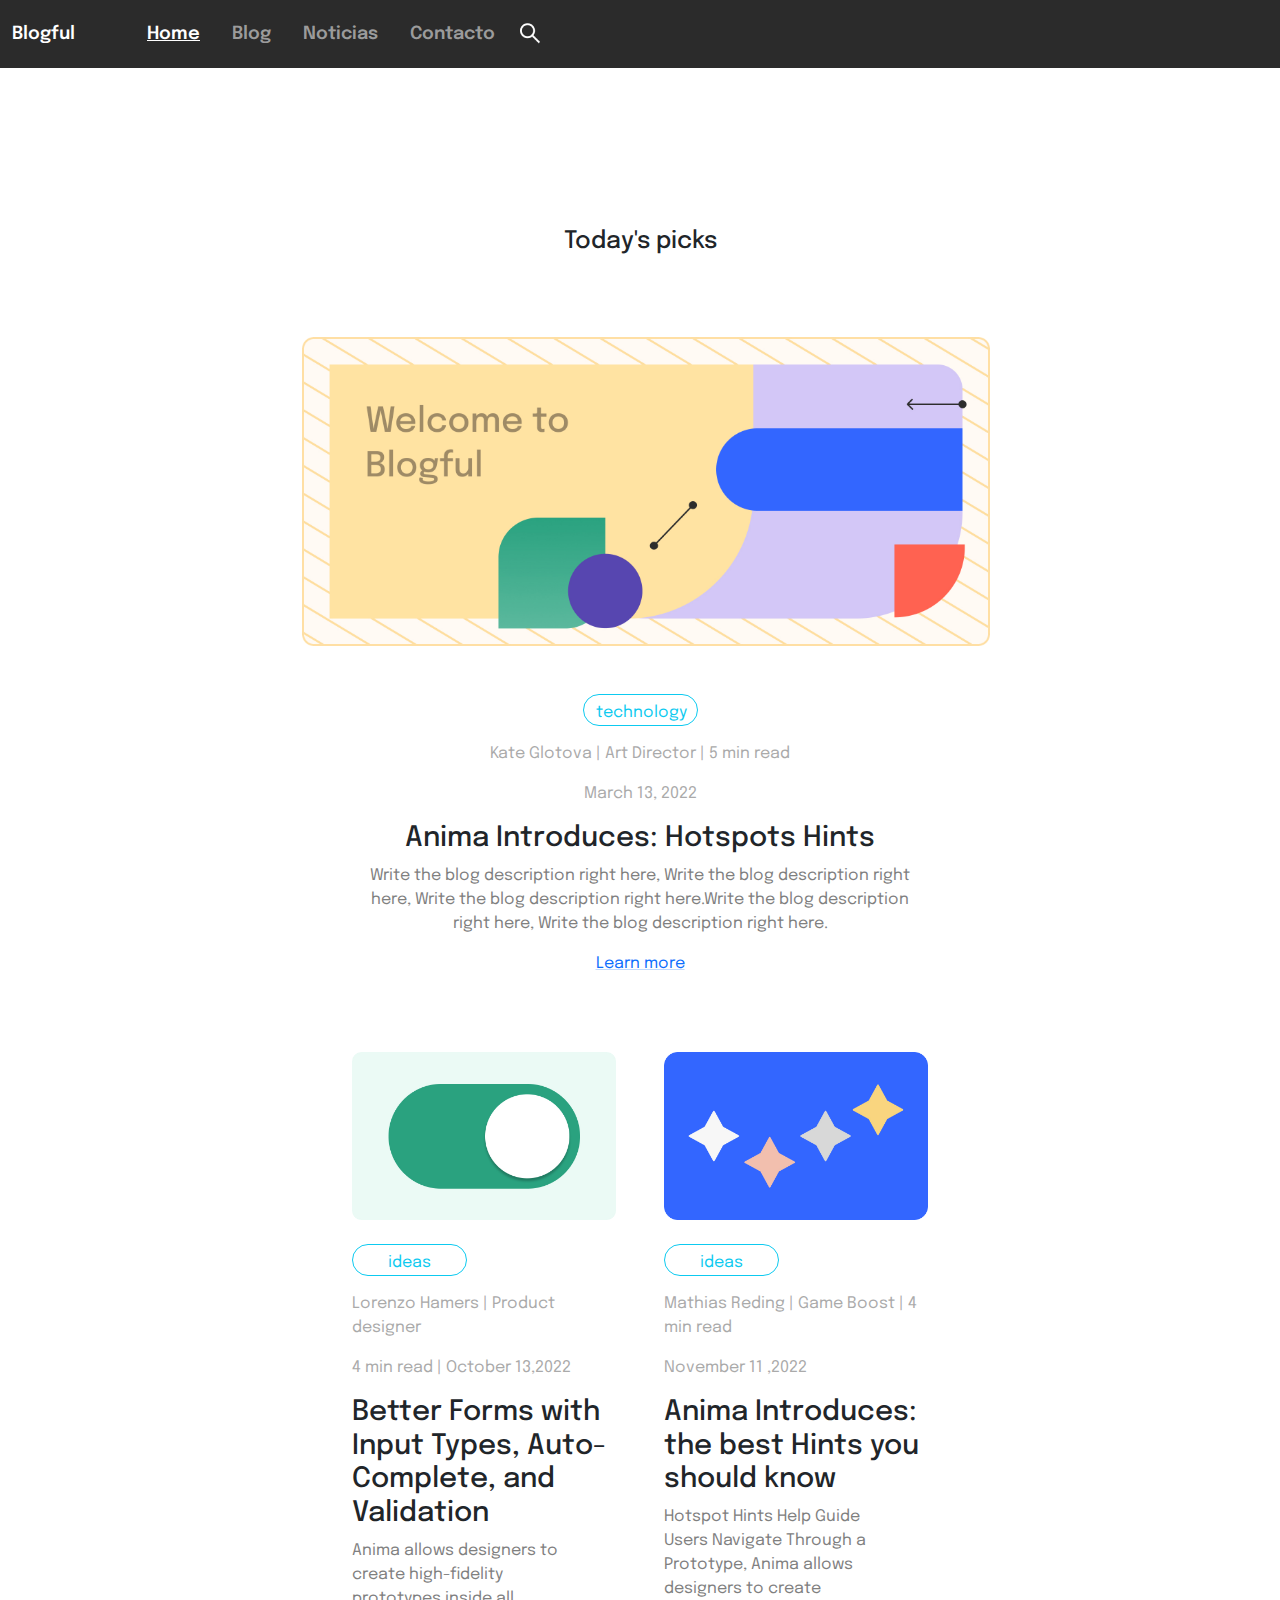
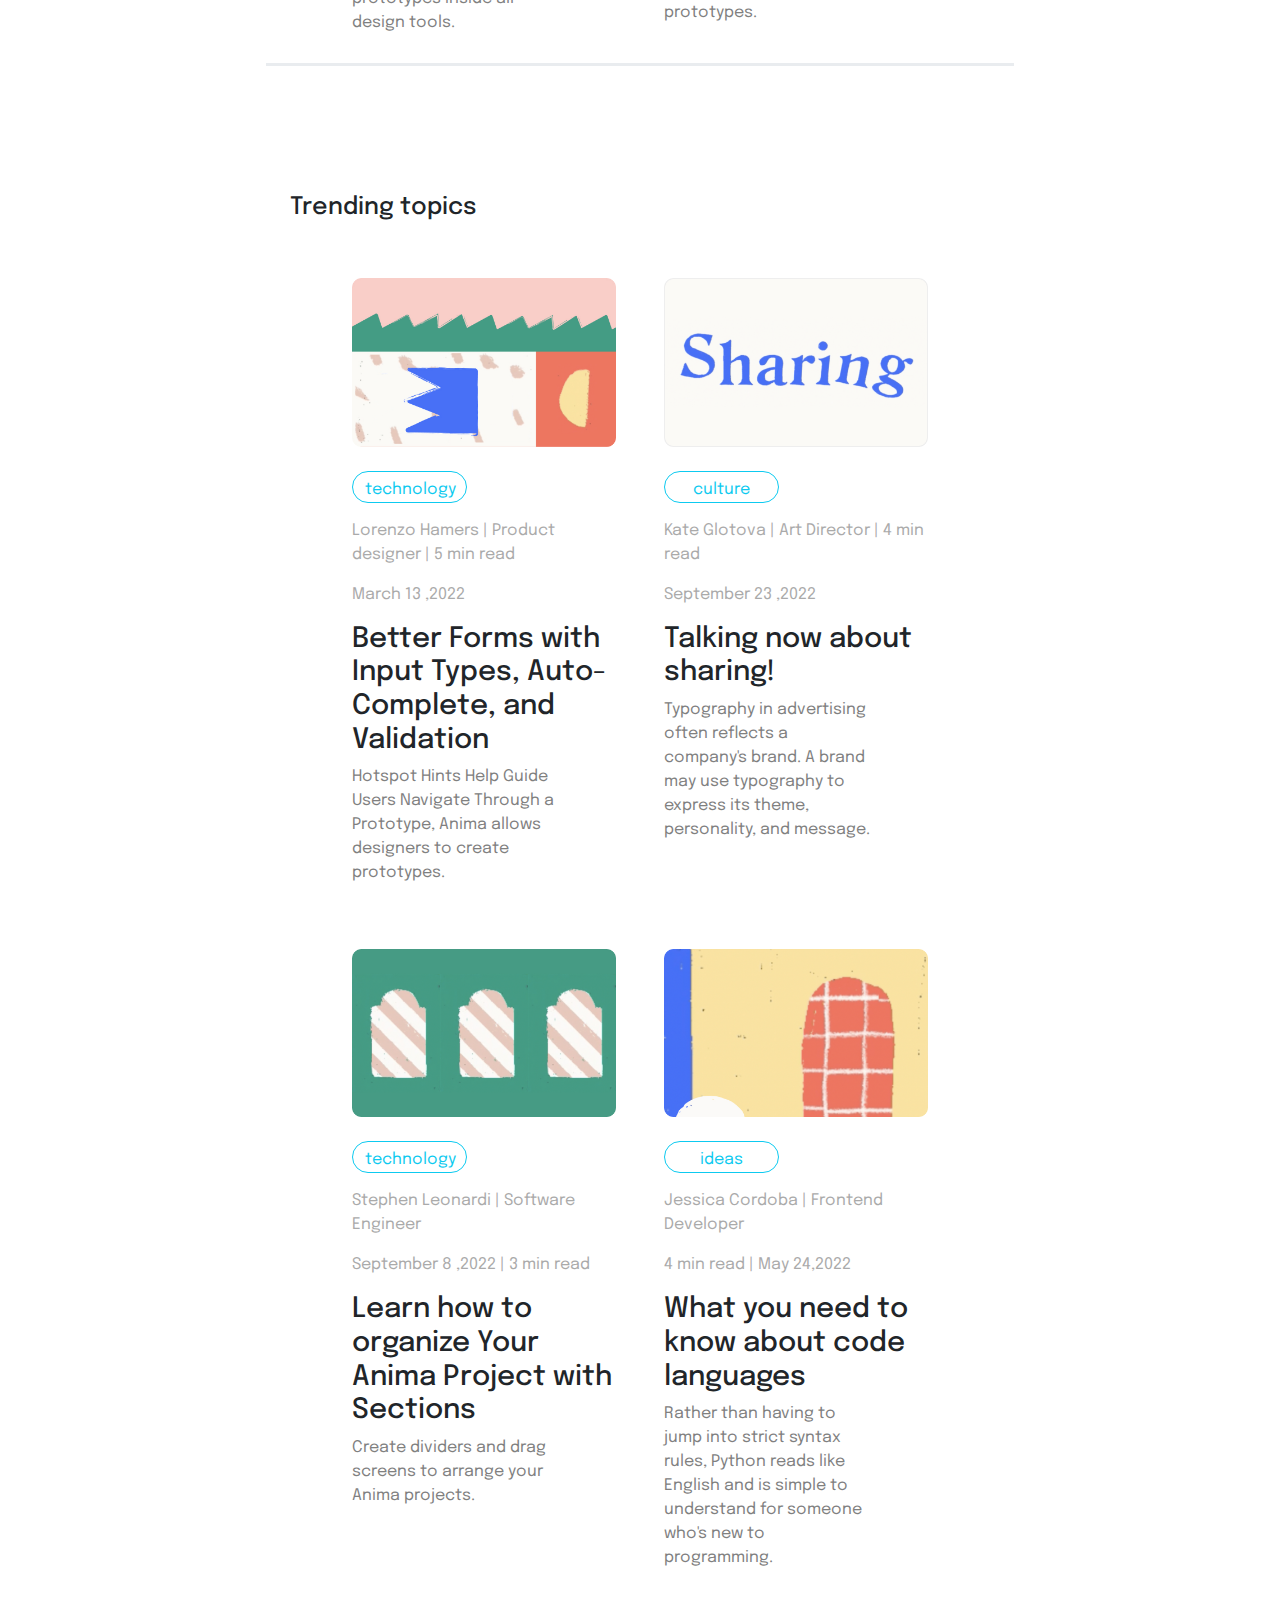
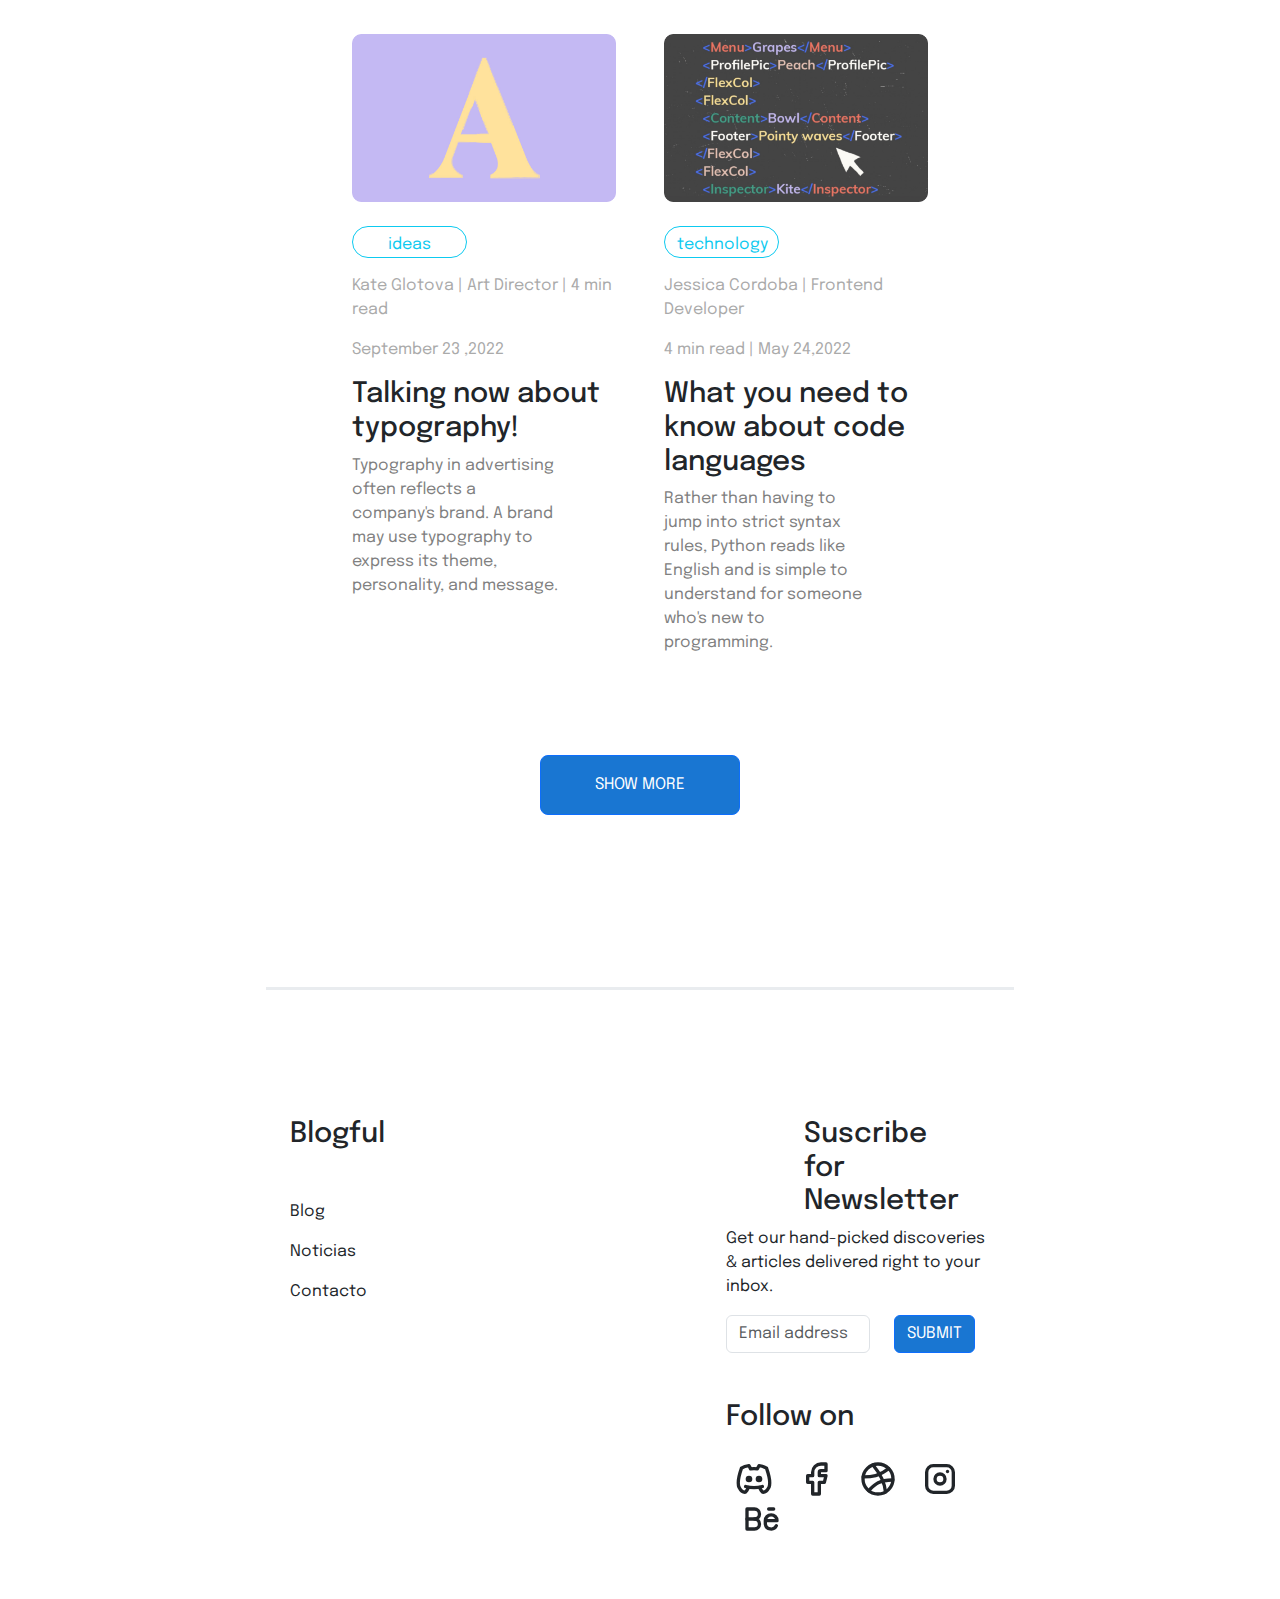
<file: index.html>
<!DOCTYPE html>
<html lang="es">
<head>
    <meta charset="UTF-8">
    <meta name="viewport" content="width=device-width, initial-scale=1.0">
    <title>Home</title>
    <link href="https://cdn.jsdelivr.net/npm/bootstrap@5.3.3/dist/css/bootstrap.min.css" rel="stylesheet" integrity="sha384-QWTKZyjpPEjISv5WaRU9OFeRpok6YctnYmDr5pNlyT2bRjXh0JMhjY6hW+ALEwIH" crossorigin="anonymous">
    <link rel="stylesheet" href="css/styles.css">
</head>
<body>
    <div class="container-fluid custom-container">
        <div class="row">
            <nav class="navbar navbar-expand-lg navbar-dark navegacion">
                <div class="container-fluid">
                    <a class="navbar-brand navegacion" href="#">Blogful</a>
                    <button class="navbar-toggler" type="button" data-bs-toggle="collapse" data-bs-target="#navbarNav" aria-controls="navbarNav" aria-expanded="false" aria-label="Toggle navigation">
                        <span class="navbar-toggler-icon"></span>
                    </button>
                    <div class="collapse navbar-collapse" id="navbarNav">
                        <ul class="navbar-nav">
                            <li class="nav-item ms-5">
                                <a class="nav-link active subrayado" aria-current="page" href="index.html">Home</a>
                            </li>
                            <li class="nav-item ms-3">
                                <a class="nav-link" href="blog.html">Blog</a>
                            </li>
                            <li class="nav-item ms-3">
                                <a class="nav-link" href="#">Noticias</a>
                            </li>
                            <li class="nav-item ms-3">
                                <a class="nav-link" href="contacto.html">Contacto</a>
                            </li>
                            <li class="nav-item ms-3 mt-2">
                                <img src="img/lupa.png" alt="">
                            </li>
                        </ul>
                    </div>
                </div>
            </nav>
        </div>
    </div>
    <div class="container mx-auto p-default">
        <div class="row justify-content-center">
            <div class="col-12 text-center">
                <h1 class="titulo">Today's picks</h1>
            </div>
            <div class="col-12 text-center mt-5 ps-4 title-description">
                <img class="mt-4 mb-5 align-items-center img-fluid" src="img/welcome.png" alt="">
            </div>
            <div class="col-12 text-center">
                <button class="btn btn-outline-info boton rounded-pill">technology</button>
                <div class="mt-3 texto-gris">
                    <p>Kate Glotova | Art Director | 5 min read</p>
                    <p>March 13, 2022</p>
                </div>
            </div>
            <div class="col-12 text-center">
                <div class="titulo">
                    <h3>Anima Introduces: Hotspots Hints</h3>
                </div>
                <div class="descripcion col-80 mx-auto">
                    <p>Write the blog description right here, Write the blog description right here, Write the blog description right here.Write the blog description right here, Write the blog description right here.</p>
                </div>
                <div>
                    <p><a class="link-opacity-100 link-underline link-underline-opacity-25" href="#">Learn more</a></p>
                </div>
            </div>
        </div>
    </div>

    <div class="container mx-auto p-default2">
        <div class="row align-items-start g-5 justify-content-center">
            <div class="col-md-5">
                <img src="img/Imagen1.png" class="img-fluid" alt="">
                <button class="btn btn-outline-info boton rounded-pill mt-4">ideas</button>
                <div class="mt-3 texto-gris">
                    <p>Lorenzo Hamers | Product designer</p>
                    <p>4 min read | October 13,2022</p>
                </div>
                <div class="titulo">
                    <h3><a class="text-decoration-none link-dark" href="post.html">Better Forms with Input Types, Auto-Complete, and Validation</a></h3>
                </div>
                <div class="col-80">
                    <p class="descripcion">Anima allows designers to create high-fidelity prototypes inside all design tools.</p>
                </div>
            </div>
            <div class="col-md-5">
                <img src="img/imagen2.png" class="img-fluid" alt="">
                <button class="btn btn-outline-info boton rounded-pill mt-4">ideas</button>
                <div class="mt-3 texto-gris">
                    <p>Mathias Reding | Game Boost | 4 min read</p>
                    <p>November 11 ,2022</p>
                </div>
                <div class="titulo">
                    <h3>Anima Introduces: the best Hints you should know</h3>
                </div>
                <div class="col-80">
                    <p class="descripcion">Hotspot Hints Help Guide Users Navigate Through a Prototype, Anima allows designers to create prototypes.</p>
                </div>
            </div>
        </div>
    </div>

    <div class="container mx-auto p-default2">
        <div class="row align-items-start g-5 border-top border-light-subtle border-3 padingtop justify-content-center">
            <div class="col-12 text-left">
                <h2 class="titulo">Trending topics</h2>
            </div>
            <div class="col-md-5">
                <img src="img/imagen3.png" class="img-fluid" alt="">
                <button class="btn btn-outline-info boton rounded-pill mt-4">technology</button>
                <div class="mt-3 texto-gris">
                    <p>Lorenzo Hamers | Product designer | 5 min read</p>
                    <p>March 13 ,2022</p>
                </div>
                <div class="titulo">
                    <h3>Better Forms with Input Types, Auto-Complete, and Validation</h3>
                </div>
                <div class="col-80">
                    <p class="descripcion">Hotspot Hints Help Guide Users Navigate Through a Prototype, Anima allows designers to create prototypes.</p>
                </div>
            </div>
            <div class="col-md-5">
                <img src="img/imagen4.png" class="img-fluid" alt="">
                <button class="btn btn-outline-info boton rounded-pill mt-4">culture</button>
                <div class="mt-3 texto-gris">
                    <p>Kate Glotova | Art Director | 4 min read</p>
                    <p>September 23 ,2022</p>
                </div>
                <div class="titulo">
                    <h3>Talking now about sharing!</h3>
                </div>
                <div class="col-80">
                    <p class="descripcion">Typography in advertising often reflects a company's brand. A brand may use typography to express its theme, personality, and message.</p>
                </div>
            </div>
            <div class="col-md-5">
                <img src="img/imagen5.png" class="img-fluid" alt="">
                <button class="btn btn-outline-info boton rounded-pill mt-4">technology</button>
                <div class="mt-3 texto-gris">
                    <p>Stephen Leonardi | Software Engineer</p>
                    <p>September 8 ,2022 | 3 min read</p>
                </div>
                <div class="titulo">
                    <h3>Learn how to organize Your Anima Project with Sections</h3>
                </div>
                <div class="col-80">
                    <p class="descripcion">Create dividers and drag screens to arrange your Anima projects.</p>
                </div>
            </div>
            <div class="col-md-5">
                <img src="img/imagen6.png" class="img-fluid" alt="">
                <button class="btn btn-outline-info boton rounded-pill mt-4">ideas</button>
                <div class="mt-3 texto-gris">
                    <p>Jessica Cordoba | Frontend Developer</p>
                    <p>4 min read | May 24,2022</p>
                </div>
                <div class="titulo">
                    <h3>What you need to know about code languages</h3>
                </div>
                <div class="col-80">
                    <p class="descripcion">Rather than having to jump into strict syntax rules, Python reads like English and is simple to understand for someone who's new to programming.</p>
                </div>
            </div>
            <div class="col-md-5">
                <img src="img/imagen7.png" class="img-fluid" alt="">
                <button class="btn btn-outline-info boton rounded-pill mt-4">ideas</button>
                <div class="mt-3 texto-gris">
                    <p>Kate Glotova | Art Director | 4 min read</p>
                    <p>September 23 ,2022</p>
                </div>
                <div class="titulo">
                    <h3>Talking now about typography!</h3>
                </div>
                <div class="col-80">
                    <p class="descripcion">Typography in advertising often reflects a company's brand. A brand may use typography to express its theme, personality, and message.</p>
                </div>
            </div>
            <div class="col-md-5">
                <img src="img/imagen8.png" class="img-fluid" alt="">
                <button class="btn btn-outline-info boton rounded-pill mt-4">technology</button>
                <div class="mt-3 texto-gris">
                    <p>Jessica Cordoba | Frontend Developer</p>
                    <p>4 min read | May 24,2022</p>
                </div>
                <div class="titulo">
                    <h3>What you need to know about code languages</h3>
                </div>
                <div class="col-80">
                    <p class="descripcion">Rather than having to jump into strict syntax rules, Python reads like English and is simple to understand for someone who's new to programming.</p>
                </div>
            </div>
        </div>
    </div>

    <div class="text-center mx-auto p-default2">
        <button class="btn botongrande btn-primary boton mt-4 btn-lg showmore">SHOW MORE</button>
    </div>

    <div class="container mx-auto p-default">
        <div class="row border-top border-light-subtle border-3 align-items-start g-5 padingtop">
            <div class="col-md-7">
                <div class="titulo">
                    <h3><a class="text-decoration-none link-dark" href="index.html">Blogful</a></h3>
                </div>
                <div class="mt-5">
                    <a class="text-decoration-none link-dark" href="blog.html">Blog</a>
                </div>
                <div class="mt-3">
                    <a class="text-decoration-none link-dark" href="noticias.html">Noticias</a>
                </div>
                <div class="mt-3">
                    <a class="text-decoration-none link-dark" href="contacto.html">Contacto</a>
                </div>
            </div>
            <div class="col-md-5">
                <div class="titulo row col-md-6 mx-auto">
                    <h3>Suscribe for Newsletter</h3>
                </div>
                <div class="texto">
                    <p>Get our hand-picked discoveries & articles delivered right to your inbox.</p>
                </div>
                <div class="row mb-3">
                    <div class="col-7 mx-auto">
                        <input type="email" class="form-control" id="exampleInputEmail1" aria-describedby="emailHelp" placeholder="Email address">
                    </div>
                    <div class="col-5">
                        <button type="submit" class="btn botongrande btn-primary ml-2">SUBMIT</button>
                    </div>
                </div>
                <div class="titulo mt-5">
                    <h3>Follow on</h3>
                    <div class="mt-4">
                        <svg class="ms-2" xmlns="http://www.w3.org/2000/svg" viewBox="0 0 24 24" fill="none" stroke="currentColor" stroke-linecap="round" stroke-linejoin="round" width="40" height="40" stroke-width="2"> <path d="M8 12a1 1 0 1 0 2 0a1 1 0 0 0 -2 0"></path> <path d="M14 12a1 1 0 1 0 2 0a1 1 0 0 0 -2 0"></path> <path d="M15.5 17c0 1 1.5 3 2 3c1.5 0 2.833 -1.667 3.5 -3c.667 -1.667 .5 -5.833 -1.5 -11.5c-1.457 -1.015 -3 -1.34 -4.5 -1.5l-.972 1.923a11.913 11.913 0 0 0 -4.053 0l-.975 -1.923c-1.5 .16 -3.043 .485 -4.5 1.5c-2 5.667 -2.167 9.833 -1.5 11.5c.667 1.333 2 3 3.5 3c.5 0 2 -2 2 -3"></path> <path d="M7 16.5c3.5 1 6.5 1 10 0"></path> </svg> 
                            <svg class="ms-3" xmlns="http://www.w3.org/2000/svg" viewBox="0 0 24 24" fill="none" stroke="currentColor" stroke-linecap="round" stroke-linejoin="round" width="40" height="40" stroke-width="2"> <path d="M7 10v4h3v7h4v-7h3l1 -4h-4v-2a1 1 0 0 1 1 -1h3v-4h-3a5 5 0 0 0 -5 5v2h-3"></path> </svg> 
                            <svg class="ms-3" xmlns="http://www.w3.org/2000/svg" viewBox="0 0 24 24" fill="none" stroke="currentColor" stroke-linecap="round" stroke-linejoin="round" width="40" height="40" stroke-width="2"> <path d="M12 12m-9 0a9 9 0 1 0 18 0a9 9 0 1 0 -18 0"></path> <path d="M9 3.6c5 6 7 10.5 7.5 16.2"></path> <path d="M6.4 19c3.5 -3.5 6 -6.5 14.5 -6.4"></path> <path d="M3.1 10.75c5 0 9.814 -.38 15.314 -5"></path> </svg> 
                            <svg class="ms-3" xmlns="http://www.w3.org/2000/svg" viewBox="0 0 24 24" fill="none" stroke="currentColor" stroke-linecap="round" stroke-linejoin="round" width="40" height="40" stroke-width="2"> <path d="M4 4m0 4a4 4 0 0 1 4 -4h8a4 4 0 0 1 4 4v8a4 4 0 0 1 -4 4h-8a4 4 0 0 1 -4 -4z"></path> <path d="M12 12m-3 0a3 3 0 1 0 6 0a3 3 0 1 0 -6 0"></path> <path d="M16.5 7.5l0 .01"></path> </svg> 
                            <svg class="ms-3" xmlns="http://www.w3.org/2000/svg" viewBox="0 0 24 24" fill="none" stroke="currentColor" stroke-linecap="round" stroke-linejoin="round" width="40" height="40" stroke-width="2"> <path d="M3 18v-12h4.5a3 3 0 0 1 0 6a3 3 0 0 1 0 6h-4.5"></path> <path d="M3 12l4.5 0"></path> <path d="M14 13h7a3.5 3.5 0 0 0 -7 0v2a3.5 3.5 0 0 0 6.64 1"></path> <path d="M16 6l3 0"></path> </svg> 
                    </div>
                </div>
            </div>
        </div>
    </div>
</body>
<script src="https://cdn.jsdelivr.net/npm/bootstrap@5.3.3/dist/js/bootstrap.bundle.min.js" integrity="sha384-YvpcrYf0tY3lHB60NNkmXc5s9fDVZLESaAA55NDzOxhy9GkcIdslK1eN7N6jIeHz" crossorigin="anonymous"></script>
</html>
</file>
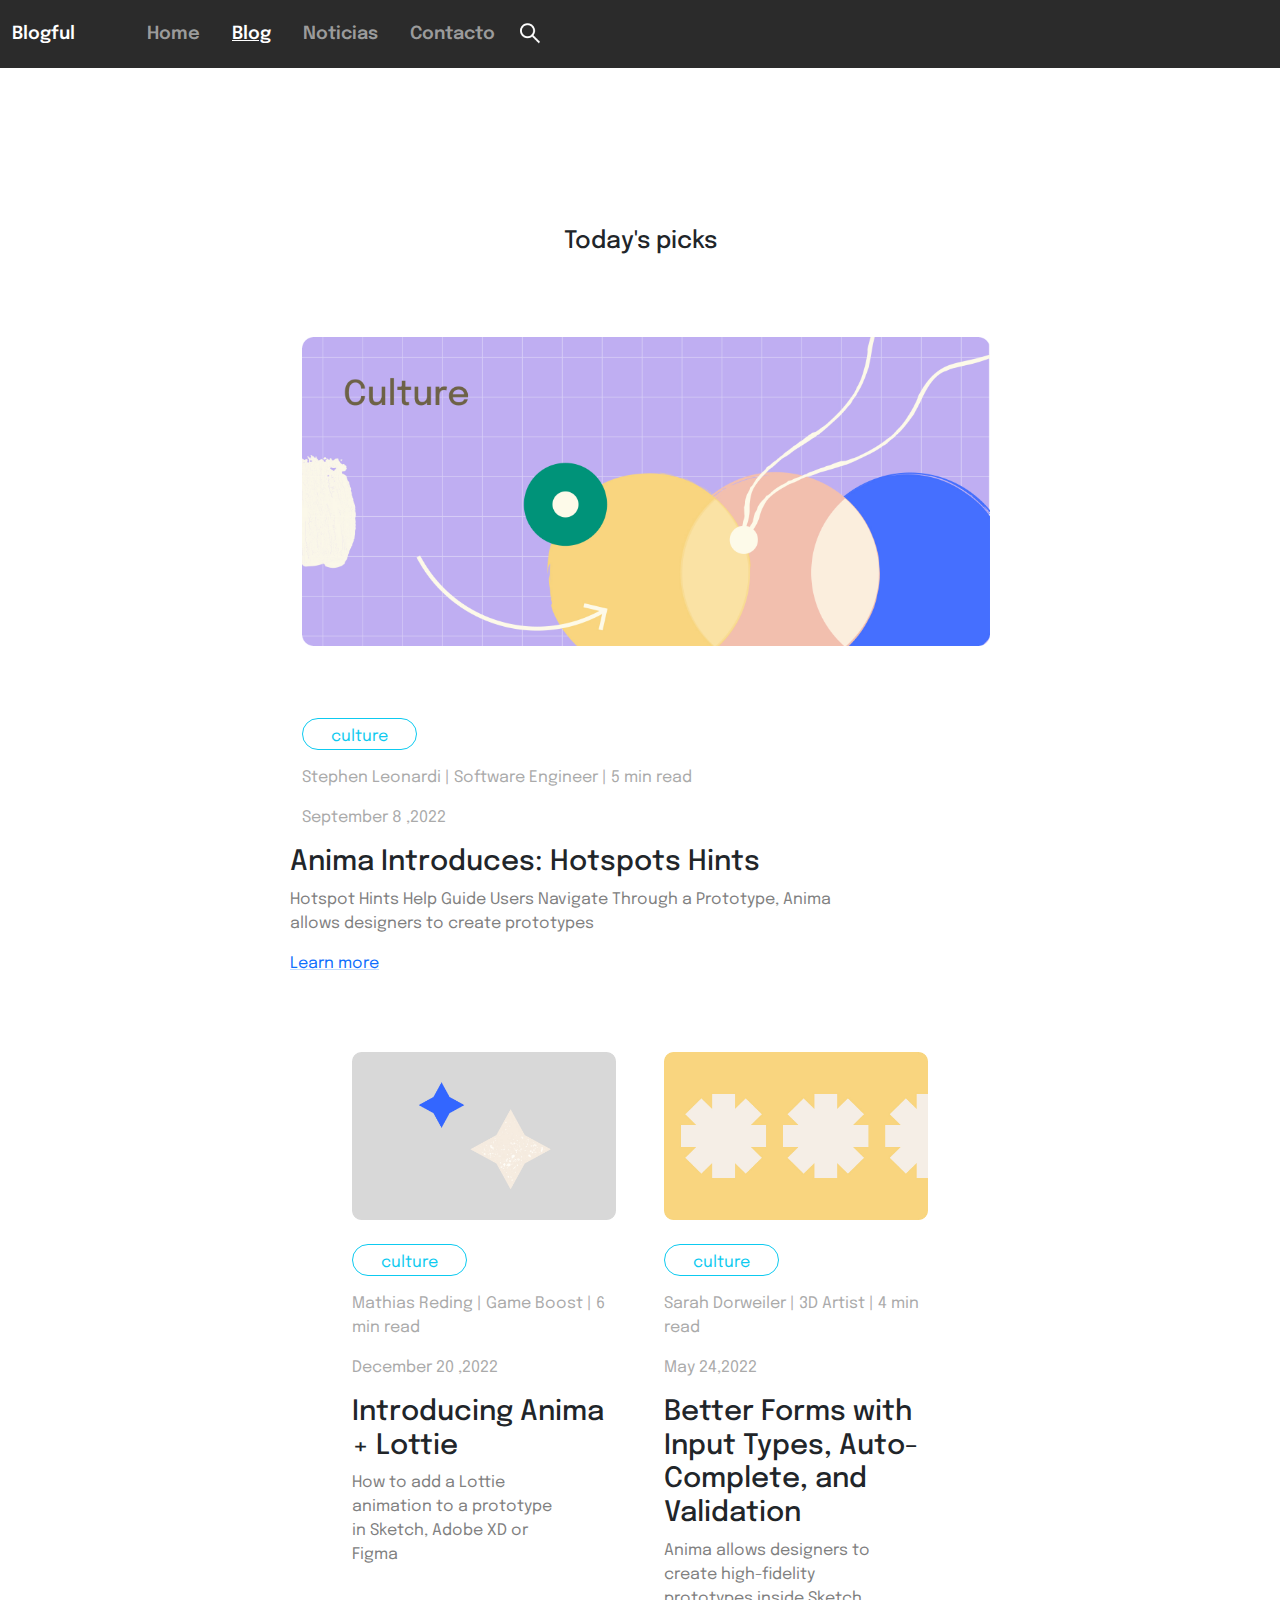
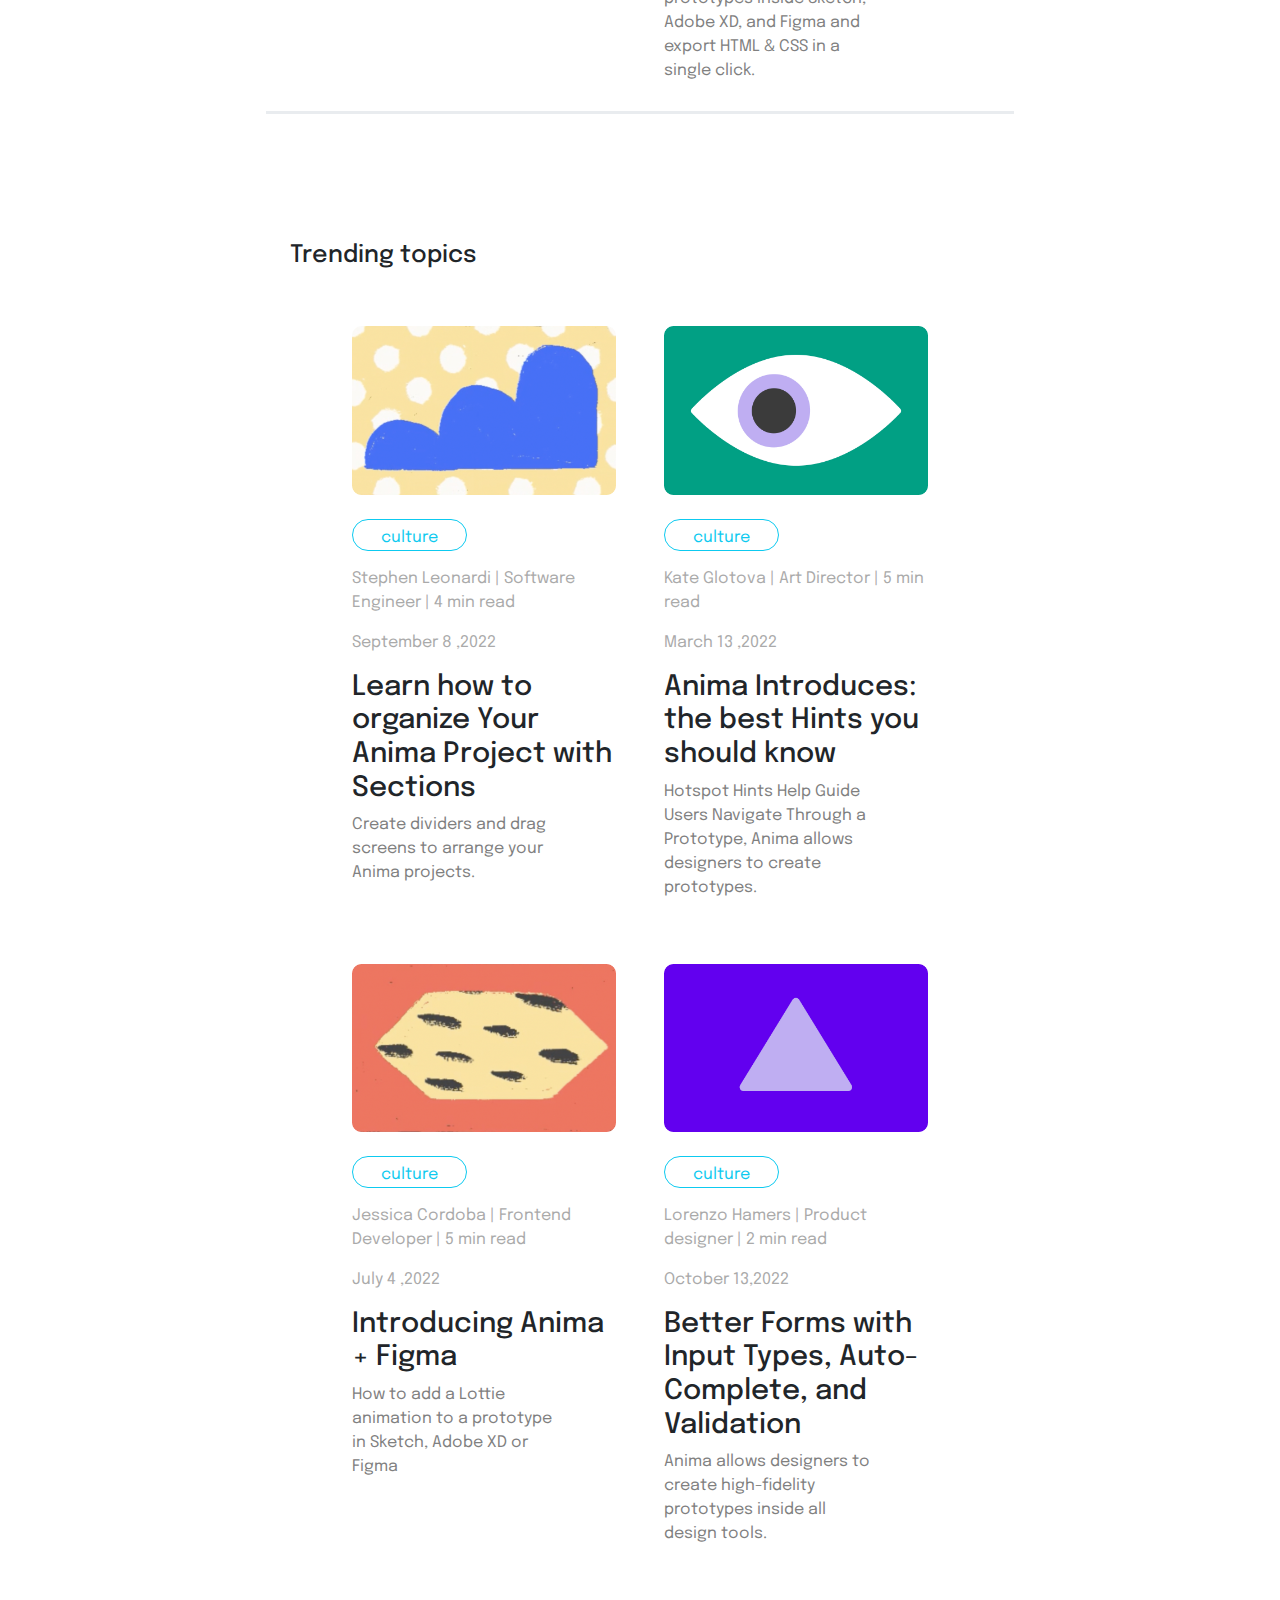
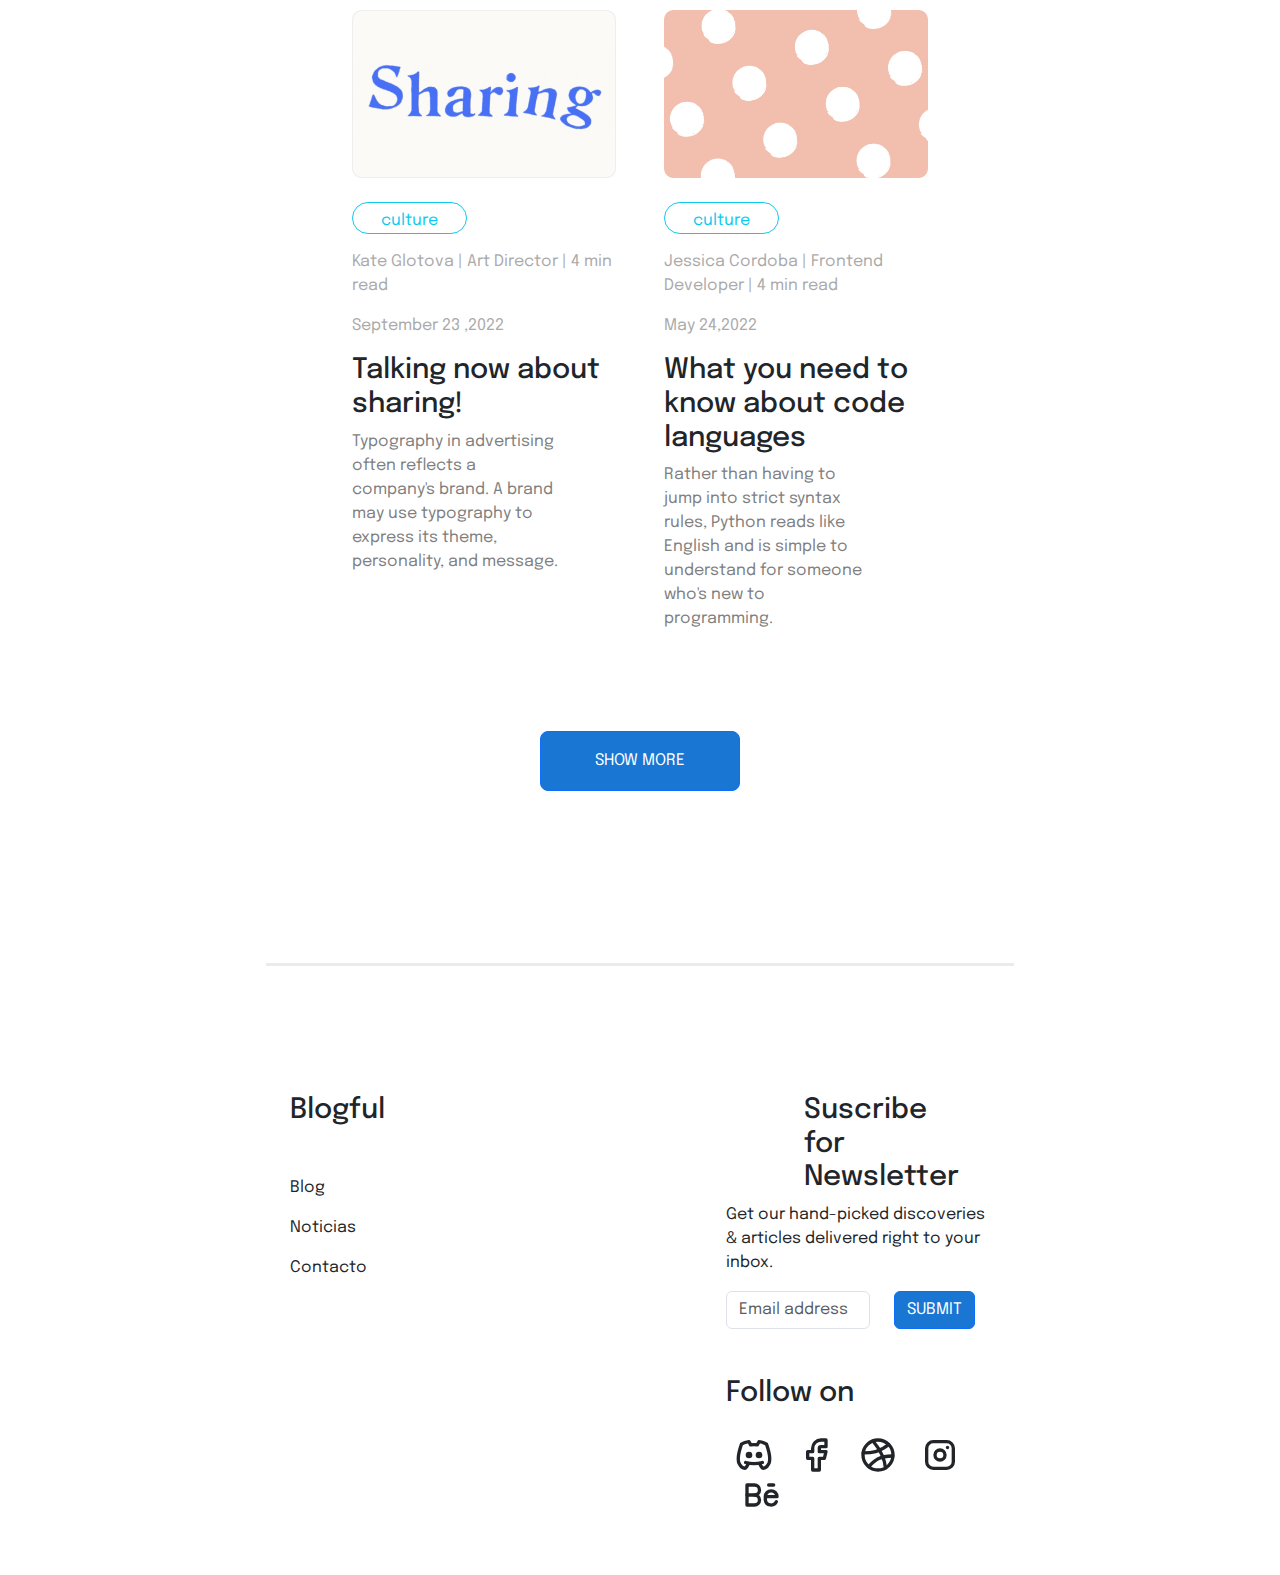
<file: blog.html>
<!DOCTYPE html>
<html lang="es">
<head>
    <meta charset="UTF-8">
    <meta name="viewport" content="width=device-width, initial-scale=1.0">
    <title>Blog</title>
    <link href="https://cdn.jsdelivr.net/npm/bootstrap@5.3.3/dist/css/bootstrap.min.css" rel="stylesheet" integrity="sha384-QWTKZyjpPEjISv5WaRU9OFeRpok6YctnYmDr5pNlyT2bRjXh0JMhjY6hW+ALEwIH" crossorigin="anonymous">
    <link rel="stylesheet" href="css/styles.css">
</head>
<body>
    <div class="container-fluid custom-container">
        <div class="row">
            <nav class="navbar navbar-expand-lg navbar-dark navegacion">
                <div class="container-fluid">
                    <a class="navbar-brand navegacion" href="#">Blogful</a>
                    <button class="navbar-toggler" type="button" data-bs-toggle="collapse" data-bs-target="#navbarNav" aria-controls="navbarNav" aria-expanded="false" aria-label="Toggle navigation">
                        <span class="navbar-toggler-icon"></span>
                    </button>
                    <div class="collapse navbar-collapse" id="navbarNav">
                        <ul class="navbar-nav">
                            <li class="nav-item ms-5">
                                <a class="nav-link" aria-current="page" href="index.html">Home</a>
                            </li>
                            <li class="nav-item ms-3">
                                <a class="nav-link active subrayado" href="blog.html">Blog</a>
                            </li>
                            <li class="nav-item ms-3">
                                <a class="nav-link" href="#">Noticias</a>
                            </li>
                            <li class="nav-item ms-3">
                                <a class="nav-link" href="contacto.html">Contacto</a>
                            </li>
                            <li class="nav-item ms-3 mt-2">
                                <img src="img/lupa.png" alt="">
                            </li>
                        </ul>
                    </div>
                </div>
            </nav>
        </div>

        <!-- Contenedor principal centrado -->
        <div class="container mx-auto p-default">
            <div class="row justify-content-center">
                <div class="col-12 text-center">
                    <h1 class="titulo">Today's picks</h1>
                </div>
                <div class="col-12 text-center mt-5 ps-4 title-description">
                    <img class="mt-4 mb-5 align-items-center img-fluid" src="img/cultura.png" alt="">
                    <div class="text-start mt-4">
                        <button class="btn btn-outline-info boton rounded-pill">culture</button>
                        <div class="mt-3 texto-gris">
                            <p>Stephen Leonardi | Software Engineer | 5 min read</p>
                            <p>September 8 ,2022</p>
                        </div>
                    </div>
                </div>
                <div class="col-12 text-left">
                    <div class="titulo">
                        <h3>Anima Introduces: Hotspots Hints</h3>
                    </div>
                    <div class="descripcion col-80">
                        <p>Hotspot Hints Help Guide Users Navigate Through a Prototype, Anima allows designers to create prototypes</p>
                    </div>
                    <div>
                        <p><a class="link-opacity-100 link-underline link-underline-opacity-25" href="#">Learn more</a></p>
                    </div>
                </div>
            </div>
        </div>

        <div class="container mx-auto p-default2">
            <div class="row align-items-start g-5 justify-content-center">
                <div class="col-md-5 text-left">
                    <img src="img/Imagen15.png" class="img-fluid" alt="">
                    <div class="mt-4">
                        <button class="btn btn-outline-info boton rounded-pill">culture</button>
                        <div class="mt-3 texto-gris">
                            <p>Mathias Reding | Game Boost | 6 min read</p>
                            <p>December 20 ,2022</p>
                        </div>
                    </div>
                    <div class="titulo">
                        <h3><a class="text-decoration-none link-dark" href="post.html">Introducing Anima + Lottie</a></h3>
                    </div>
                    <div class="col-80">
                        <p class="descripcion">How to add a Lottie animation to a prototype in Sketch, Adobe XD or Figma</p>
                    </div>
                </div>
                <div class="col-md-5 text-left">
                    <img src="img/Imagen11.png" class="img-fluid" alt="">
                    <div class="mt-4">
                        <button class="btn btn-outline-info boton rounded-pill">culture</button>
                        <div class="mt-3 texto-gris">
                            <p>Sarah Dorweiler | 3D Artist | 4 min read</p>
                            <p>May 24,2022</p>
                        </div>
                    </div>
                    <div class="titulo">
                        <h3>Better Forms with Input Types, Auto-Complete, and Validation</h3>
                    </div>
                    <div class="col-80">
                        <p class="descripcion">Anima allows designers to create high-fidelity prototypes inside Sketch, Adobe XD, and Figma and export HTML & CSS in a single click.</p>
                    </div>
                </div>
            </div>
        </div>

        <div class="container mx-auto p-default2">
            <div class="row align-items-start g-5 border-top border-light-subtle border-3 padingtop justify-content-center">
                <div class="col-12 text-left">
                    <h2 class="titulo">Trending topics</h2>
                </div>
                <div class="col-md-5 text-left">
                    <img src="img/Imagen12.png" class="img-fluid" alt="">
                    <div class="mt-4">
                        <button class="btn btn-outline-info boton rounded-pill">culture</button>
                        <div class="mt-3 texto-gris">
                            <p>Stephen Leonardi | Software Engineer | 4 min read</p>
                            <p>September 8 ,2022</p>
                        </div>
                    </div>
                    <div class="titulo">
                        <h3>Learn how to organize Your Anima Project with Sections</h3>
                    </div>
                    <div class="col-80">
                        <p class="descripcion">Create dividers and drag screens to arrange your Anima projects.</p>
                    </div>
                </div>
                <div class="col-md-5 text-left">
                    <img src="img/Imagen13.png" class="img-fluid" alt="">
                    <div class="mt-4">
                        <button class="btn btn-outline-info boton rounded-pill">culture</button>
                        <div class="mt-3 texto-gris">
                            <p>Kate Glotova | Art Director | 5 min read</p>
                            <p>March 13 ,2022</p>
                        </div>
                    </div>
                    <div class="titulo">
                        <h3>Anima Introduces: the best Hints you should know</h3>
                    </div>
                    <div class="col-80">
                        <p class="descripcion">Hotspot Hints Help Guide Users Navigate Through a Prototype, Anima allows designers to create prototypes.</p>
                    </div>
                </div>
                <div class="col-md-5 text-left">
                    <img src="img/imagen9.png" class="img-fluid" alt="">
                    <div class="mt-4">
                        <button class="btn btn-outline-info boton rounded-pill">culture</button>
                        <div class="mt-3 texto-gris">
                            <p>Jessica Cordoba | Frontend Developer | 5 min read</p>
                            <p>July 4 ,2022</p>
                        </div>
                    </div>
                    <div class="titulo">
                        <h3>Introducing Anima + Figma</h3>
                    </div>
                    <div class="col-80">
                        <p class="descripcion">How to add a Lottie animation to a prototype in Sketch, Adobe XD or Figma</p>
                    </div>
                </div>
                <div class="col-md-5 text-left">
                    <img src="img/imagen10.png" class="img-fluid" alt="">
                    <div class="mt-4">
                        <button class="btn btn-outline-info boton rounded-pill">culture</button>
                        <div class="mt-3 texto-gris">
                            <p>Lorenzo Hamers | Product designer | 2 min read</p>
                            <p>October 13,2022</p>
                        </div>
                    </div>
                    <div class="titulo">
                        <h3>Better Forms with Input Types, Auto-Complete, and Validation</h3>
                    </div>
                    <div class="col-80">
                        <p class="descripcion">Anima allows designers to create high-fidelity prototypes inside all design tools.</p>
                    </div>
                </div>
                <div class="col-md-5 text-left">
                    <img src="img/imagen4.png" class="img-fluid" alt="">
                    <div class="mt-4">
                        <button class="btn btn-outline-info boton rounded-pill">culture</button>
                        <div class="mt-3 texto-gris">
                            <p>Kate Glotova | Art Director | 4 min read</p>
                            <p>September 23 ,2022</p>
                        </div>
                    </div>
                    <div class="titulo">
                        <h3>Talking now about sharing!</h3>
                    </div>
                    <div class="col-80">
                        <p class="descripcion">Typography in advertising often reflects a company's brand. A brand may use typography to express its theme, personality, and message.</p>
                    </div>
                </div>
                <div class="col-md-5 text-left">
                    <img src="img/Imagen14.png" class="img-fluid" alt="">
                    <div class="mt-4">
                        <button class="btn btn-outline-info boton rounded-pill">culture</button>
                        <div class="mt-3 texto-gris">
                            <p>Jessica Cordoba | Frontend Developer | 4 min read</p>
                            <p>May 24,2022</p>
                        </div>
                    </div>
                    <div class="titulo">
                        <h3>What you need to know about code languages</h3>
                    </div>
                    <div class="col-80">
                        <p class="descripcion">Rather than having to jump into strict syntax rules, Python reads like English and is simple to understand for someone who's new to programming.</p>
                    </div>
                </div>
            </div>
        </div>

        <div class="text-center mx-auto p-default2">
            <button class="btn botongrande btn-primary boton mt-4 btn-lg showmore">SHOW MORE</button>
        </div>

        <div class="container mx-auto p-default">
            <div class="row border-top border-light-subtle border-3 align-items-start g-5 padingtop">
                <div class="col-md-7">
                    <div class="titulo">
                        <h3><a class="text-decoration-none link-dark" href="index.html">Blogful</a></h3>
                    </div>
                    <div class="mt-5">
                        <a class="text-decoration-none link-dark" href="blog.html">Blog</a>
                    </div>
                    <div class="mt-3">
                        <a class="text-decoration-none link-dark" href="noticias.html">Noticias</a>
                    </div>
                    <div class="mt-3">
                        <a class="text-decoration-none link-dark" href="contacto.html">Contacto</a>
                    </div>
                </div>
                <div class="col-md-5">
                    <div class="titulo row col-md-6 mx-auto">
                        <h3>Suscribe for Newsletter</h3>
                    </div>
                    <div class="texto">
                        <p>Get our hand-picked discoveries & articles delivered right to your inbox.</p>
                    </div>
                    <div class="row mb-3">
                        <div class="col-7 mx-auto">
                            <input type="email" class="form-control" id="exampleInputEmail1" aria-describedby="emailHelp" placeholder="Email address">
                        </div>
                        <div class="col-5">
                            <button type="submit" class="btn botongrande btn-primary ml-2">SUBMIT</button>
                        </div>
                    </div>
                    <div class="titulo mt-5">
                        <h3>Follow on</h3>
                        <div class="mt-4">
                            <svg class="ms-2" xmlns="http://www.w3.org/2000/svg" viewBox="0 0 24 24" fill="none" stroke="currentColor" stroke-linecap="round" stroke-linejoin="round" width="40" height="40" stroke-width="2"> <path d="M8 12a1 1 0 1 0 2 0a1 1 0 0 0 -2 0"></path> <path d="M14 12a1 1 0 1 0 2 0a1 1 0 0 0 -2 0"></path> <path d="M15.5 17c0 1 1.5 3 2 3c1.5 0 2.833 -1.667 3.5 -3c.667 -1.667 .5 -5.833 -1.5 -11.5c-1.457 -1.015 -3 -1.34 -4.5 -1.5l-.972 1.923a11.913 11.913 0 0 0 -4.053 0l-.975 -1.923c-1.5 .16 -3.043 .485 -4.5 1.5c-2 5.667 -2.167 9.833 -1.5 11.5c.667 1.333 2 3 3.5 3c.5 0 2 -2 2 -3"></path> <path d="M7 16.5c3.5 1 6.5 1 10 0"></path> </svg> 
                            <svg class="ms-3" xmlns="http://www.w3.org/2000/svg" viewBox="0 0 24 24" fill="none" stroke="currentColor" stroke-linecap="round" stroke-linejoin="round" width="40" height="40" stroke-width="2"> <path d="M7 10v4h3v7h4v-7h3l1 -4h-4v-2a1 1 0 0 1 1 -1h3v-4h-3a5 5 0 0 0 -5 5v2h-3"></path> </svg> 
                            <svg class="ms-3" xmlns="http://www.w3.org/2000/svg" viewBox="0 0 24 24" fill="none" stroke="currentColor" stroke-linecap="round" stroke-linejoin="round" width="40" height="40" stroke-width="2"> <path d="M12 12m-9 0a9 9 0 1 0 18 0a9 9 0 1 0 -18 0"></path> <path d="M9 3.6c5 6 7 10.5 7.5 16.2"></path> <path d="M6.4 19c3.5 -3.5 6 -6.5 14.5 -6.4"></path> <path d="M3.1 10.75c5 0 9.814 -.38 15.314 -5"></path> </svg> 
                            <svg class="ms-3" xmlns="http://www.w3.org/2000/svg" viewBox="0 0 24 24" fill="none" stroke="currentColor" stroke-linecap="round" stroke-linejoin="round" width="40" height="40" stroke-width="2"> <path d="M4 4m0 4a4 4 0 0 1 4 -4h8a4 4 0 0 1 4 4v8a4 4 0 0 1 -4 4h-8a4 4 0 0 1 -4 -4z"></path> <path d="M12 12m-3 0a3 3 0 1 0 6 0a3 3 0 1 0 -6 0"></path> <path d="M16.5 7.5l0 .01"></path> </svg> 
                            <svg class="ms-3" xmlns="http://www.w3.org/2000/svg" viewBox="0 0 24 24" fill="none" stroke="currentColor" stroke-linecap="round" stroke-linejoin="round" width="40" height="40" stroke-width="2"> <path d="M3 18v-12h4.5a3 3 0 0 1 0 6a3 3 0 0 1 0 6h-4.5"></path> <path d="M3 12l4.5 0"></path> <path d="M14 13h7a3.5 3.5 0 0 0 -7 0v2a3.5 3.5 0 0 0 6.64 1"></path> <path d="M16 6l3 0"></path> </svg> 
                        </div>
                    </div>
                </div>
            </div>
        </div>
    </div>
</body>
<script src="https://cdn.jsdelivr.net/npm/bootstrap@5.3.3/dist/js/bootstrap.bundle.min.js" integrity="sha384-YvpcrYf0tY3lHB60NNkmXc5s9fDVZLESaAA55NDzOxhy9GkcIdslK1eN7N6jIeHz" crossorigin="anonymous"></script>
</html>
</file>
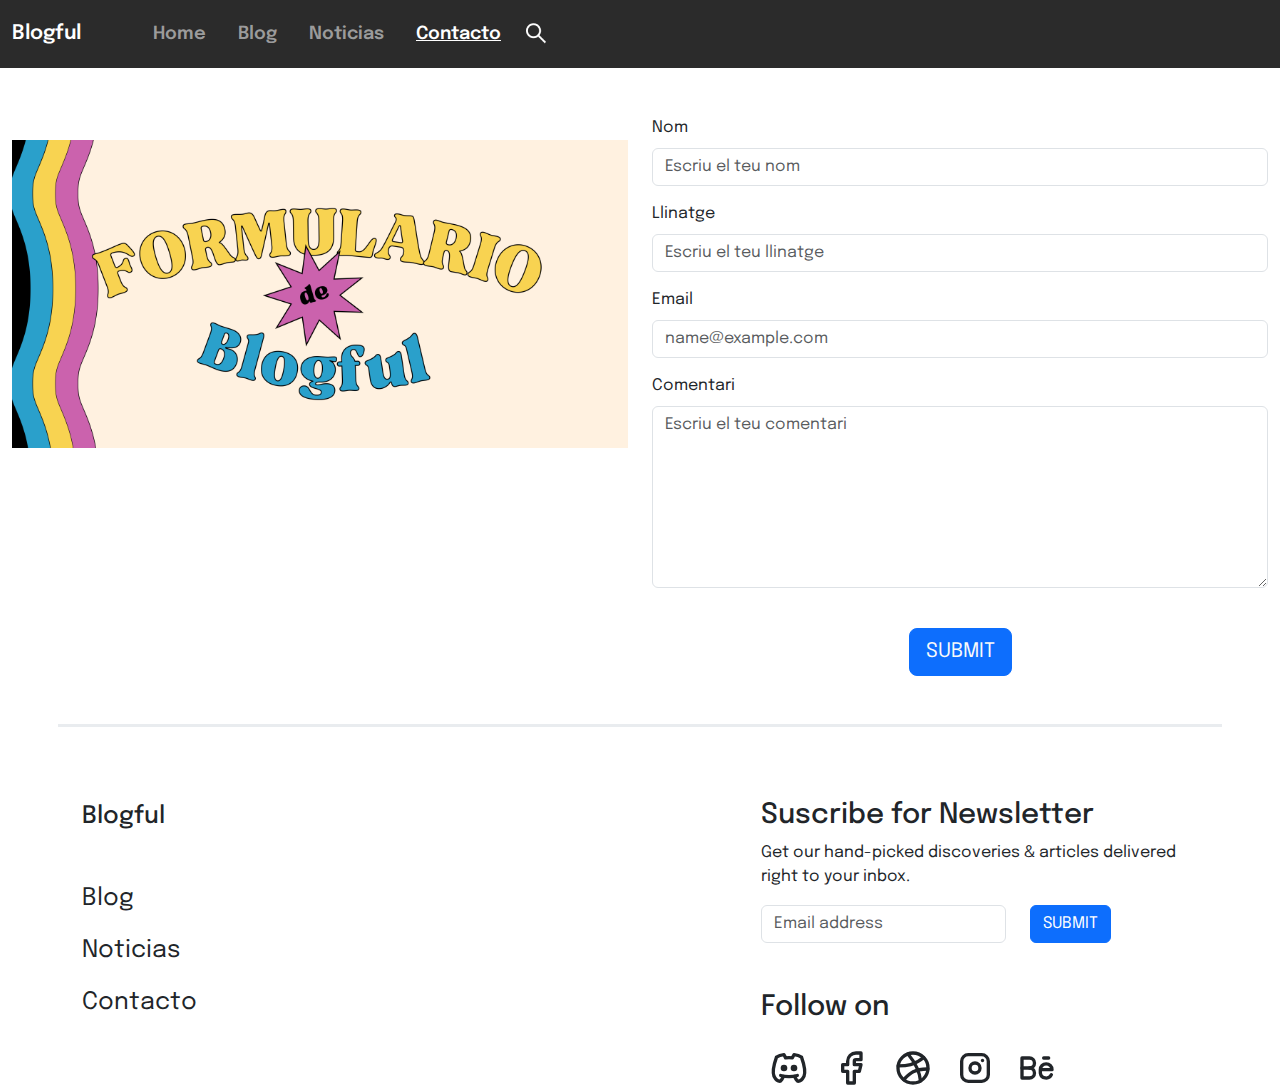
<file: contacto.html>
<!DOCTYPE html>
<html lang="es">
<head>
    <meta charset="UTF-8">
    <meta name="viewport" content="width=device-width, initial-scale=1.0">
    <title>Contacto</title>
    <link href="https://cdn.jsdelivr.net/npm/bootstrap@5.3.3/dist/css/bootstrap.min.css" rel="stylesheet" integrity="sha384-QWTKZyjpPEjISv5WaRU9OFeRpok6YctnYmDr5pNlyT2bRjXh0JMhjY6hW+ALEwIH" crossorigin="anonymous">
    <link rel="stylesheet" href="css/styles.css">
</head>
<body>
    <div class="container-fluid custom-container">
        <div class="row">
            <nav class="navbar navbar-expand-lg navbar-dark navegacion">
                <div class="container-fluid">
                    <a class="navbar-brand" href="#">Blogful</a>
                    <button class="navbar-toggler" type="button" data-bs-toggle="collapse" data-bs-target="#navbarNav" aria-controls="navbarNav" aria-expanded="false" aria-label="Toggle navigation">
                        <span class="navbar-toggler-icon"></span>
                    </button>
                    <div class="collapse navbar-collapse" id="navbarNav">
                        <ul class="navbar-nav">
                            <li class="nav-item ms-5">
                                <a class="nav-link" aria-current="page" href="index.html">Home</a>
                            </li>
                            <li class="nav-item ms-3">
                                <a class="nav-link" href="blog.html">Blog</a>
                            </li>
                            <li class="nav-item ms-3">
                                <a class="nav-link" href="#">Noticias</a>
                            </li>
                            <li class="nav-item ms-3">
                                <a class="nav-link active subrayado" href="contacto.html">Contacto</a>
                            </li>
                            <li class="nav-item ms-3 mt-2">
                                <img src="img/lupa.png" alt="">
                            </li>
                        </ul>
                    </div>
                </div>
            </nav>
        </div>

        <div class="row mt-5">
            <div class="col-md-6">
                <div class="text-center">
                    <img class="mt-4 mb-5 img-fluid" src="img/Formulario.png" alt="">
                </div>
            </div>
            <div class="col-md-6">
                <div class="mb-3">
                    <label for="exampleFormControlInput1" class="form-label">Nom</label>
                    <input type="text" class="form-control" id="exampleFormControlInput1" placeholder="Escriu el teu nom">
                </div>
                <div class="mb-3">
                    <label for="exampleFormControlInput1" class="form-label">Llinatge</label>
                    <input type="text" class="form-control" id="exampleFormControlInput1" placeholder="Escriu el teu llinatge">
                </div>
                <div class="mb-3">
                    <label for="exampleFormControlInput1" class="form-label">Email</label>
                    <input type="email" class="form-control" id="exampleFormControlInput1" placeholder="name@example.com">
                </div>
                <div class="mb-3">
                    <label for="exampleFormControlTextarea1" class="form-label">Comentari</label>
                    <textarea class="form-control" id="exampleFormControlTextarea1" rows="7" placeholder="Escriu el teu comentari"></textarea>
                </div>
                <div class="text-center">
                    <button class="btn btn-primary btn-lg mt-4 mb-5">
                        <a class="text-decoration-none link-light" href="contacto.html">SUBMIT</a>
                    </button>
                </div>
            </div>
        </div>

        <div class="container mt-5">
            <div class="row border-top border-light-subtle border-3 align-items-start g-5 pt-4">
                <div class="col-md-7">
                    <div class="titulo">
                        <h3>
                            <a class="text-decoration-none titulo link-dark" href="index.html">Blogful</a>
                        </h3>
                    </div>
                    <div class="mt-5">
                        <a class="text-decoration-none titulo link-dark" href="blog.html">Blog</a>
                    </div>
                    <div class="mt-3">
                        <a class="text-decoration-none titulo link-dark" href="noticias.html">Noticias</a>
                    </div>
                    <div class="mt-3">
                        <a class="text-decoration-none titulo link-dark" href="contacto.html">Contacto</a>
                    </div>
                </div>
                <div class="col-md-5">
                    <div class="titulo">
                        <h3>Suscribe for Newsletter</h3>
                    </div>
                    <div class="texto">
                        <p>Get our hand-picked discoveries & articles delivered right to your inbox.</p>
                    </div>
                    <div class="row mb-3">
                        <div class="col-7">
                            <input type="email" class="form-control" id="exampleInputEmail1" aria-describedby="emailHelp" placeholder="Email address">
                        </div>
                        <div class="col-5">
                            <button type="submit" class="btn btn-primary">SUBMIT</button>
                        </div>
                    </div>
                    <div class="titulo mt-5">
                        <h3>Follow on</h3>
                        <div class="mt-4">
                            <svg class="ms-2" xmlns="http://www.w3.org/2000/svg" viewBox="0 0 24 24" fill="none" stroke="currentColor" stroke-linecap="round" stroke-linejoin="round" width="40" height="40" stroke-width="2"> <path d="M8 12a1 1 0 1 0 2 0a1 1 0 0 0 -2 0"></path> <path d="M14 12a1 1 0 1 0 2 0a1 1 0 0 0 -2 0"></path> <path d="M15.5 17c0 1 1.5 3 2 3c1.5 0 2.833 -1.667 3.5 -3c.667 -1.667 .5 -5.833 -1.5 -11.5c-1.457 -1.015 -3 -1.34 -4.5 -1.5l-.972 1.923a11.913 11.913 0 0 0 -4.053 0l-.975 -1.923c-1.5 .16 -3.043 .485 -4.5 1.5c-2 5.667 -2.167 9.833 -1.5 11.5c.667 1.333 2 3 3.5 3c.5 0 2 -2 2 -3"></path> <path d="M7 16.5c3.5 1 6.5 1 10 0"></path> </svg> 
                            <svg class="ms-3" xmlns="http://www.w3.org/2000/svg" viewBox="0 0 24 24" fill="none" stroke="currentColor" stroke-linecap="round" stroke-linejoin="round" width="40" height="40" stroke-width="2"> <path d="M7 10v4h3v7h4v-7h3l1 -4h-4v-2a1 1 0 0 1 1 -1h3v-4h-3a5 5 0 0 0 -5 5v2h-3"></path> </svg> 
                            <svg class="ms-3" xmlns="http://www.w3.org/2000/svg" viewBox="0 0 24 24" fill="none" stroke="currentColor" stroke-linecap="round" stroke-linejoin="round" width="40" height="40" stroke-width="2"> <path d="M12 12m-9 0a9 9 0 1 0 18 0a9 9 0 1 0 -18 0"></path> <path d="M9 3.6c5 6 7 10.5 7.5 16.2"></path> <path d="M6.4 19c3.5 -3.5 6 -6.5 14.5 -6.4"></path> <path d="M3.1 10.75c5 0 9.814 -.38 15.314 -5"></path> </svg> 
                            <svg class="ms-3" xmlns="http://www.w3.org/2000/svg" viewBox="0 0 24 24" fill="none" stroke="currentColor" stroke-linecap="round" stroke-linejoin="round" width="40" height="40" stroke-width="2"> <path d="M4 4m0 4a4 4 0 0 1 4 -4h8a4 4 0 0 1 4 4v8a4 4 0 0 1 -4 4h-8a4 4 0 0 1 -4 -4z"></path> <path d="M12 12m-3 0a3 3 0 1 0 6 0a3 3 0 1 0 -6 0"></path> <path d="M16.5 7.5l0 .01"></path> </svg> 
                            <svg class="ms-3" xmlns="http://www.w3.org/2000/svg" viewBox="0 0 24 24" fill="none" stroke="currentColor" stroke-linecap="round" stroke-linejoin="round" width="40" height="40" stroke-width="2"> <path d="M3 18v-12h4.5a3 3 0 0 1 0 6a3 3 0 0 1 0 6h-4.5"></path> <path d="M3 12l4.5 0"></path> <path d="M14 13h7a3.5 3.5 0 0 0 -7 0v2a3.5 3.5 0 0 0 6.64 1"></path> <path d="M16 6l3 0"></path> </svg> 
                        </div>
                    </div>
                </div>
            </div>
        </div>
    </div>
</body>
<script src="https://cdn.jsdelivr.net/npm/bootstrap@5.3.3/dist/js/bootstrap.bundle.min.js" integrity="sha384-YvpcrYf0tY3lHB60NNkmXc5s9fDVZLESaAA55NDzOxhy9GkcIdslK1eN7N6jIeHz" crossorigin="anonymous"></script>
</html>
</file>
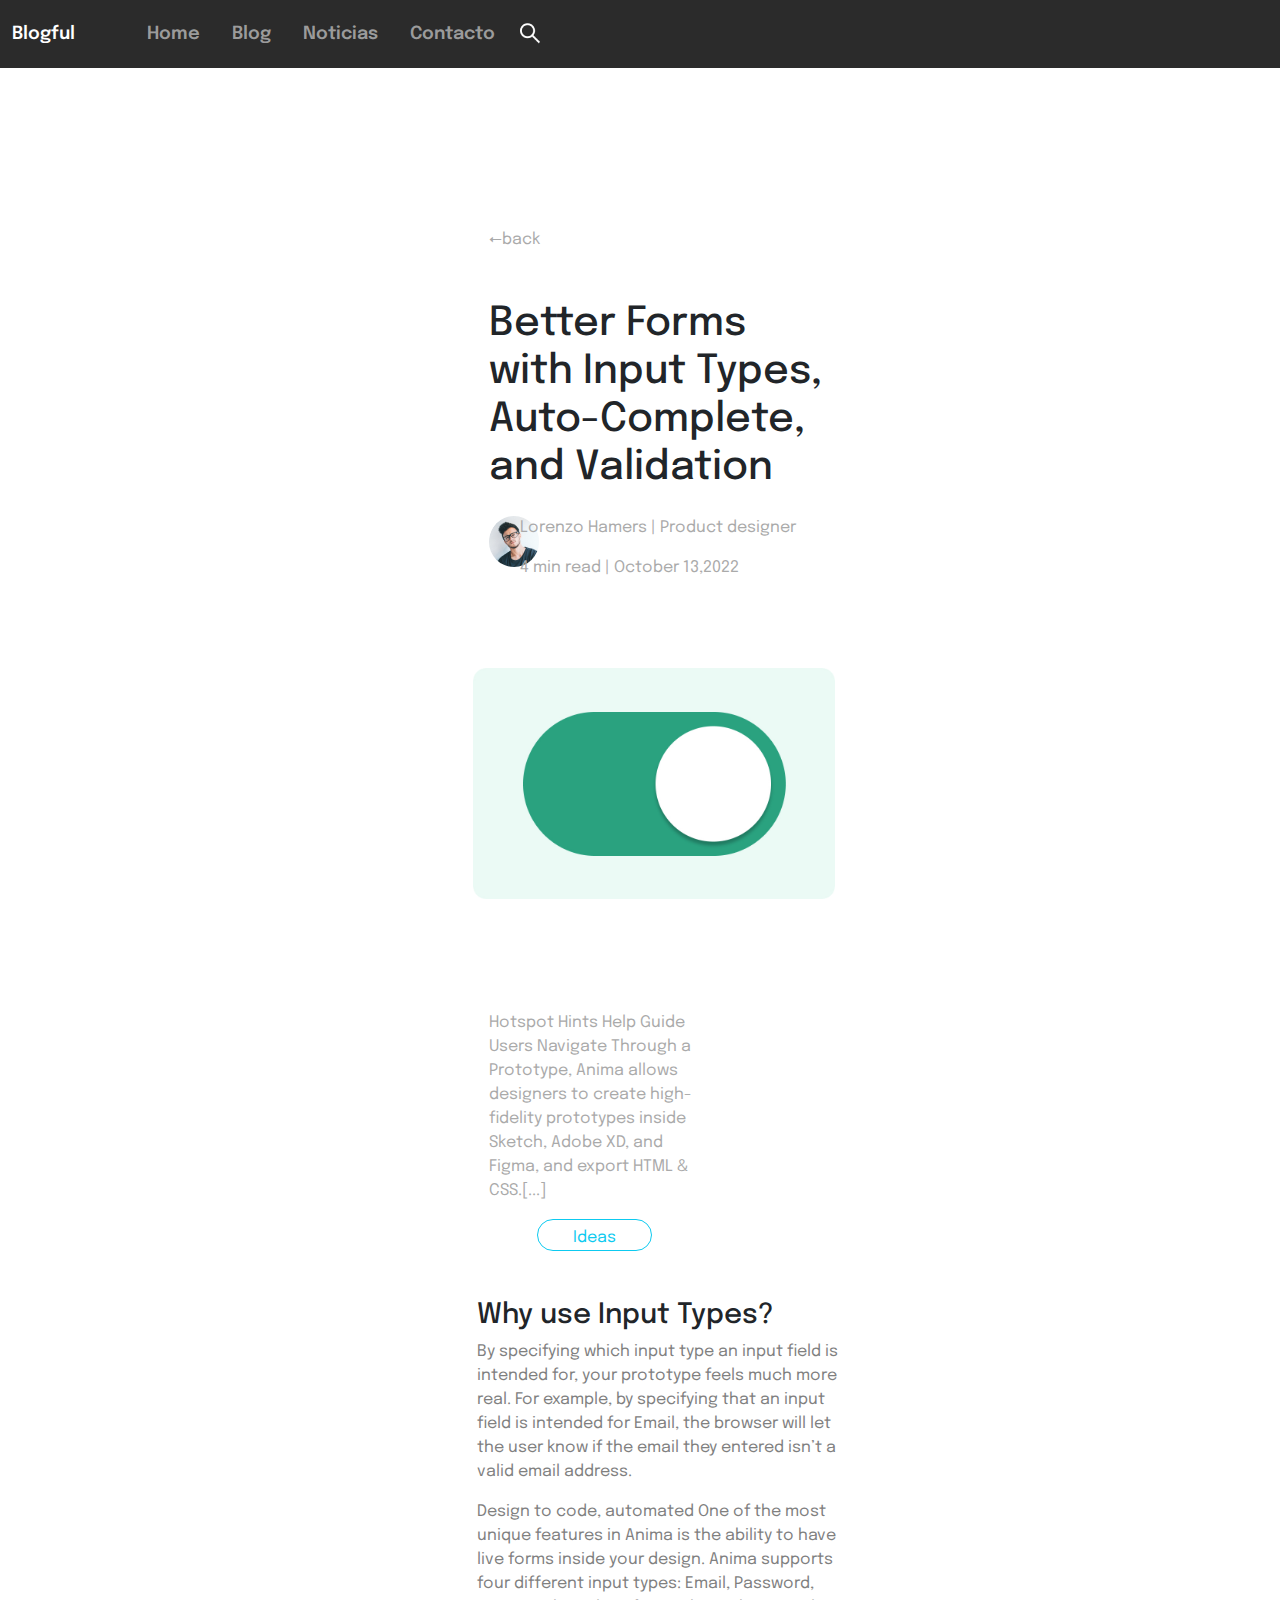
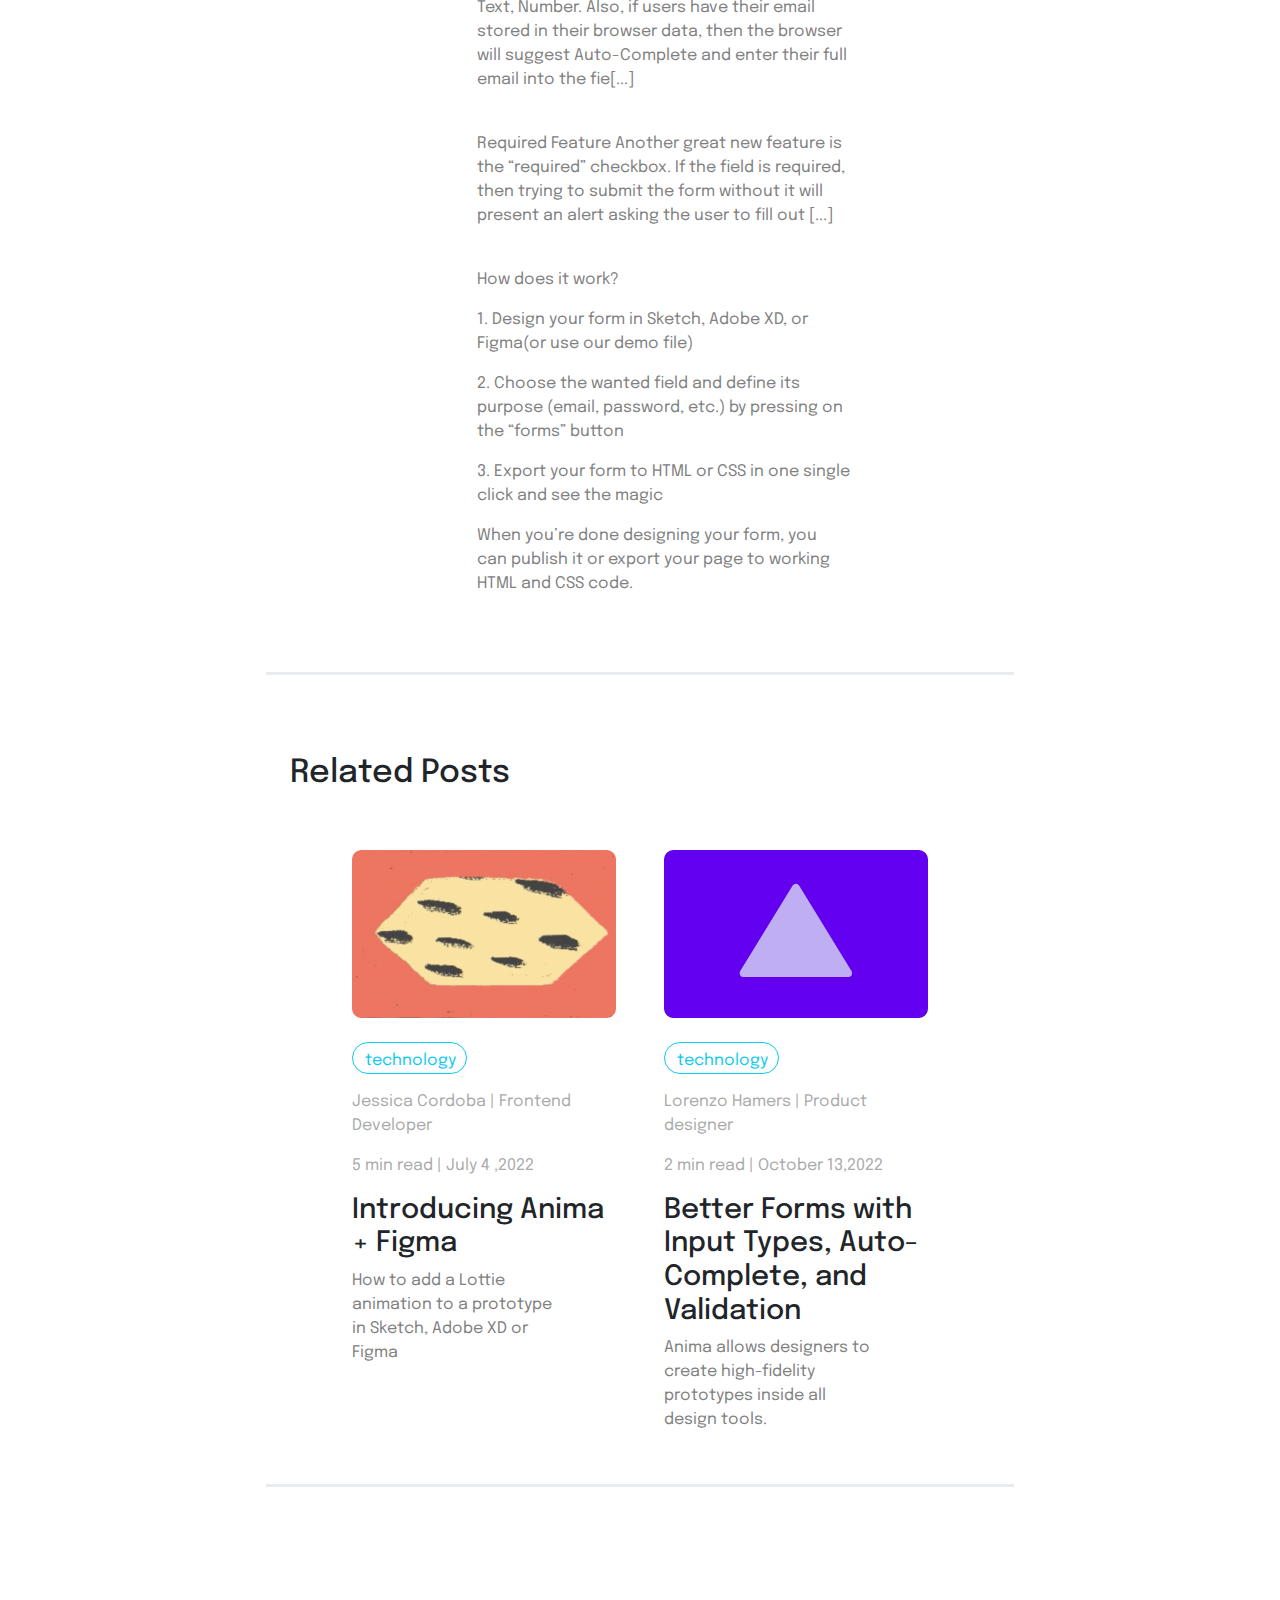
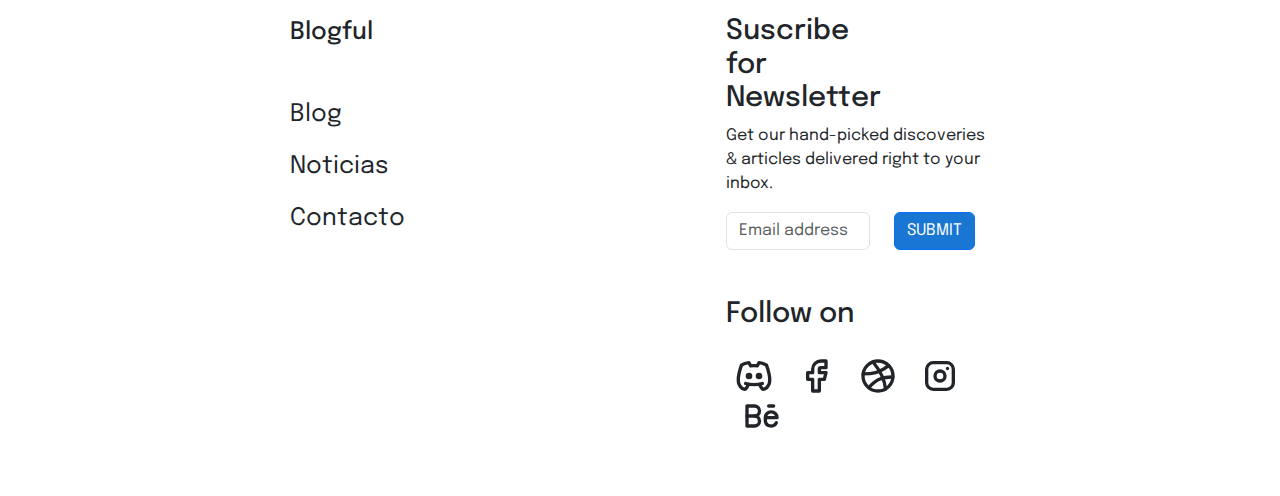
<file: post.html>
<!DOCTYPE html>
<html lang="es">
<head>
    <meta charset="UTF-8">
    <meta name="viewport" content="width=device-width, initial-scale=1.0">
    <title>Post</title>
    <link href="https://cdn.jsdelivr.net/npm/bootstrap@5.3.3/dist/css/bootstrap.min.css" rel="stylesheet" integrity="sha384-QWTKZyjpPEjISv5WaRU9OFeRpok6YctnYmDr5pNlyT2bRjXh0JMhjY6hW+ALEwIH" crossorigin="anonymous">
    <link rel="stylesheet" href="css/styles.css">
</head>
<body>  
    <div class="container-fluid custom-container">
        <div class="row">
            <nav class="navbar navbar-expand-lg navbar-dark navegacion">
                <div class="container-fluid">
                    <a class="navbar-brand navegacion" href="#">Blogful</a>
                    <button class="navbar-toggler" type="button" data-bs-toggle="collapse" data-bs-target="#navbarNav" aria-controls="navbarNav" aria-expanded="false" aria-label="Toggle navigation">
                        <span class="navbar-toggler-icon"></span>
                    </button>
                    <div class="collapse navbar-collapse" id="navbarNav">
                        <ul class="navbar-nav">
                            <li class="nav-item ms-5">
                                <a class="nav-link" aria-current="page" href="index.html">Home</a>
                            </li>
                            <li class="nav-item ms-3">
                                <a class="nav-link" href="blog.html">Blog</a>
                            </li>
                            <li class="nav-item ms-3">
                                <a class="nav-link" href="#">Noticias</a>
                            </li>
                            <li class="nav-item ms-3">
                                <a class="nav-link" href="contacto.html">Contacto</a>
                            </li>
                            <li class="nav-item ms-3 mt-2">
                                <img src="img/lupa.png" alt="">
                            </li>
                        </ul>
                    </div>
                </div>
            </nav>
        </div>
        <div class="col-md-8 offset-md-2 p-default row">
            <div class="col-md-12 row texto-gris ms-4 mb-5 text-start">
                <a class="text-decoration-none texto-gris" href="index.html">⭠back</a>
            </div>
            <div class="col-md-12 titulo ms-4 row text-start">
                <h1>Better Forms with Input Types, Auto-Complete, and Validation</h1>
                <div class="col-1 mt-3">
                    <img class="border-radius" src="img/autor.png" alt="">
                </div>
                <div class="texto-gris mt-3 col-11">
                    <p>Lorenzo Hamers | Product designer</p>
                    <p>4 min read | October 13,2022</p>
                </div>
            </div>
            <div class="col-md-12 mt-5 ps-4 title-description ms-2 mb-5 text-start">
                <img class="mt-4 mb-5 img-fluid" src="img/Imagen1.png" alt="">
            </div>
            <div class="col-md-12 ms-4 row text-start">
                <div class="mt-3 texto-gris col-12 col-md-8">
                    <p>Hotspot Hints Help Guide Users Navigate Through a Prototype, Anima allows designers to create high-fidelity prototypes inside Sketch, Adobe XD, and Figma, and export HTML & CSS.[...]
                </div>
                <div class="col-12 col-md-3 ms-md-5 mt-3 mt-md-0">
                    <button class="btn btn-outline-info boton rounded-pill">
                        <p>Ideas</p>
                    </button>
                </div>
            </div>
            <div class="ms-4 text-start">
                <div class="titulo mt-5">
                    <h3>Why use Input Types?</h3>
                </div>
                <div class="descripcion col-12 lh-base">
                    <p>
                        By specifying which input type an input field is intended for, your prototype feels much more real.
                        For example, by specifying that an input field is intended for Email, the browser will let the user know if the email they entered isn’t a valid email address.
                    </p>
                    <p>
                        Design to code, automated
                        One of the most unique features in Anima is the ability to have live forms inside your design. Anima supports four different input types:
                        Email, Password, Text, Number. Also, if users have their email stored in their browser data, then the browser will suggest Auto-Complete and enter their full email into the fie[...]
                    </p>
                    <p class="pt-4">
                        Required Feature
                        Another great new feature is the “required” checkbox. If the field is required, then trying to submit the form without it will present an alert asking the user to fill out [...]
                    </p>   
                    <p class="pt-4">
                        How does it work?
                    </p>
                    <p>
                        1. Design your form in Sketch, Adobe XD, or Figma(or use our demo file)
                    </p>
                    <p>
                        2. Choose the wanted field and define its purpose (email, password, etc.) by pressing on the “forms” button
                    </p>
                    <p>
                        3. Export your form to HTML or CSS in one single click and see the magic
                    </p>
                    <p>
                        When you’re done designing your form, you can publish it or export your page to working HTML and CSS code.
                    </p>
                </div>
            </div>
        </div>
        <div class="container p-default2">
            <div class="row align-items-start g-5 justify-content-center">
                <div class="text-start border-top border-light-subtle border-3 padingtop">
                    <h2>Related Posts</h2>
                </div>
                <div class="col-md-5 text-start mb-4">
                    <img src="img/imagen9.png" class="img-fluid" alt="">
                    <button class="btn btn-outline-info boton rounded-pill mt-4">technology</button>
                    <div class="mt-3 texto-gris">
                        <p>Jessica Cordoba | Frontend Developer</p>
                        <p>5 min read | July 4 ,2022</p>
                    </div>
                    <div class="titulo">
                        <h3><a class="text-decoration-none link-dark" href="#">Introducing Anima + Figma</a></h3>
                    </div>
                    <div class="col-80">
                        <p class="descripcion">How to add a Lottie animation to a prototype in Sketch, Adobe XD or Figma</p>
                    </div>
                </div>
                <div class="col-md-5 text-start mb-4">
                    <img src="img/imagen10.png" class="img-fluid" alt="">
                    <button class="btn btn-outline-info boton rounded-pill mt-4">technology</button>
                    <div class="mt-3 texto-gris">
                        <p>Lorenzo Hamers | Product designer</p>
                        <p>2 min read | October 13,2022</p>
                    </div>
                    <div class="titulo">
                        <h3><a class="text-decoration-none link-dark" href="#">Better Forms with Input Types, Auto-Complete, and Validation</a></h3>
                    </div>
                    <div class="col-80">
                        <p class="descripcion">Anima allows designers to create high-fidelity prototypes inside all design tools.</p>
                    </div>
                </div>
            </div>
        </div>
        <div class="container p-default2">
            <div class="row border-top border-light-subtle border-3 align-items-start g-5 padingtop">
                <div class="col-md-7 text-start">
                    <div class="titulo">
                        <h3>
                            <a class="text-decoration-none titulo link-dark" href="index.html">Blogful</a>
                        </h3>
                    </div>
                    <div class="mt-5">
                        <a class="text-decoration-none titulo link-dark" href="blog.html">Blog</a>
                    </div>
                    <div class="mt-3">
                        <a class="text-decoration-none titulo link-dark" href="noticias.html">Noticias</a>
                    </div>
                    <div class="mt-3">
                        <a class="text-decoration-none titulo link-dark" href="contacto.html">Contacto</a>
                    </div>
                </div>
                <div class="col-md-5 text-start">
                    <div class="titulo row col-md-6">
                        <h3>Suscribe for Newsletter</h3>
                    </div>
                    <div class="texto">
                        <p>Get our hand-picked discoveries & articles delivered right to your inbox.</p>
                    </div>
                    <div class="row mb-3">
                        <div class="col-7">
                            <input type="email" class="form-control" id="exampleInputEmail1" aria-describedby="emailHelp" placeholder="Email address">
                        </div>
                        <div class="col-5">
                            <button type="submit" class="btn botongrande btn-primary ml-2">SUBMIT</button>
                        </div>
                    </div>
                    <div class="titulo mt-5">
                        <h3>Follow on</h3>
                        <div class="mt-4">
                            <svg class="ms-2" xmlns="http://www.w3.org/2000/svg" viewBox="0 0 24 24" fill="none" stroke="currentColor" stroke-linecap="round" stroke-linejoin="round" width="40" height="40" stroke-width="2"> <path d="M8 12a1 1 0 1 0 2 0a1 1 0 0 0 -2 0"></path> <path d="M14 12a1 1 0 1 0 2 0a1 1 0 0 0 -2 0"></path> <path d="M15.5 17c0 1 1.5 3 2 3c1.5 0 2.833 -1.667 3.5 -3c.667 -1.667 .5 -5.833 -1.5 -11.5c-1.457 -1.015 -3 -1.34 -4.5 -1.5l-.972 1.923a11.913 11.913 0 0 0 -4.053 0l-.975 -1.923c-1.5 .16 -3.043 .485 -4.5 1.5c-2 5.667 -2.167 9.833 -1.5 11.5c.667 1.333 2 3 3.5 3c.5 0 2 -2 2 -3"></path> <path d="M7 16.5c3.5 1 6.5 1 10 0"></path> </svg> 
                            <svg class="ms-3" xmlns="http://www.w3.org/2000/svg" viewBox="0 0 24 24" fill="none" stroke="currentColor" stroke-linecap="round" stroke-linejoin="round" width="40" height="40" stroke-width="2"> <path d="M7 10v4h3v7h4v-7h3l1 -4h-4v-2a1 1 0 0 1 1 -1h3v-4h-3a5 5 0 0 0 -5 5v2h-3"></path> </svg> 
                            <svg class="ms-3" xmlns="http://www.w3.org/2000/svg" viewBox="0 0 24 24" fill="none" stroke="currentColor" stroke-linecap="round" stroke-linejoin="round" width="40" height="40" stroke-width="2"> <path d="M12 12m-9 0a9 9 0 1 0 18 0a9 9 0 1 0 -18 0"></path> <path d="M9 3.6c5 6 7 10.5 7.5 16.2"></path> <path d="M6.4 19c3.5 -3.5 6 -6.5 14.5 -6.4"></path> <path d="M3.1 10.75c5 0 9.814 -.38 15.314 -5"></path> </svg> 
                            <svg class="ms-3" xmlns="http://www.w3.org/2000/svg" viewBox="0 0 24 24" fill="none" stroke="currentColor" stroke-linecap="round" stroke-linejoin="round" width="40" height="40" stroke-width="2"> <path d="M4 4m0 4a4 4 0 0 1 4 -4h8a4 4 0 0 1 4 4v8a4 4 0 0 1 -4 4h-8a4 4 0 0 1 -4 -4z"></path> <path d="M12 12m-3 0a3 3 0 1 0 6 0a3 3 0 1 0 -6 0"></path> <path d="M16.5 7.5l0 .01"></path> </svg> 
                            <svg class="ms-3" xmlns="http://www.w3.org/2000/svg" viewBox="0 0 24 24" fill="none" stroke="currentColor" stroke-linecap="round" stroke-linejoin="round" width="40" height="40" stroke-width="2"> <path d="M3 18v-12h4.5a3 3 0 0 1 0 6a3 3 0 0 1 0 6h-4.5"></path> <path d="M3 12l4.5 0"></path> <path d="M14 13h7a3.5 3.5 0 0 0 -7 0v2a3.5 3.5 0 0 0 6.64 1"></path> <path d="M16 6l3 0"></path> </svg> 
                            </svg>
                        </div>
                    </div>
                </div>
            </div>
        </div>
    </div>
</body>
<script src="https://cdn.jsdelivr.net/npm/bootstrap@5.3.3/dist/js/bootstrap.bundle.min.js" integrity="sha384-YvpcrYf0tY3lHB60NNkmXc5s9fDVZLESaAA55NDzOxhy9GkcIdslK1eN7N6jIeHz" crossorigin="anonymous"></script>
</html>
</file>
<file: css/styles.css>
@import url('https://fonts.googleapis.com/css2?family=Epilogue:ital,wght@0,100..900;1,100..900&family=Lato:ital,wght@0,100;0,300;0,400;0,700;0,900;1,100;1,300;1,400;1,700;1,900&family=Roboto:wght@100;400&display=swap');

body {
    font-family: "Epilogue", sans-serif;
}

.navegacion{
    font-size: 18px;
    background-color: #2b2b2b;
    font-weight: 600;
    line-height: 36px;
}

.p-default{
    padding-top: 160px;
    padding-right: 220px;
    padding-bottom: 60px;
    padding-left: 220px;
}

.p-default2{
    padding-right: 220px;
    padding-bottom: 60px;
    padding-left: 220px;
}

.titulo{
    font-size: 24px;
}

.texto{
    font-size: 16px;
}

.texto-gris{
    font-size: 16px;
    color:#aaaaaa;
}

.boton{
    width: 115px;
    height: 32px;
    font-size: 16px;
}

.col-80{
    width:80%;
}

.center{
    padding-right: 220px;
    padding-left: 220px;
}

.descripcion{
    font-size: 16px;
    color: #808080;
}

.showmore{
    width: 199.8px;
    height: 60px;
    gap: 0px;
    opacity: 0px;
}

.botongrande{
    background-color: #1976d2;
}

.padingtop{
    padding-top: 80px;
}

.negro{
    background-color: #2b2b2b;
}

.subrayado{
    text-decoration: underline;
}

.border-radius{
    border-radius: 40px;
}

.content {
    max-width: 800px;
    margin: 0 auto;
    background: #fff;
    padding: 30px;
    border-radius: 8px;
    box-shadow: 0 4px 6px rgba(0, 0, 0, 0.1);
}
</file>
